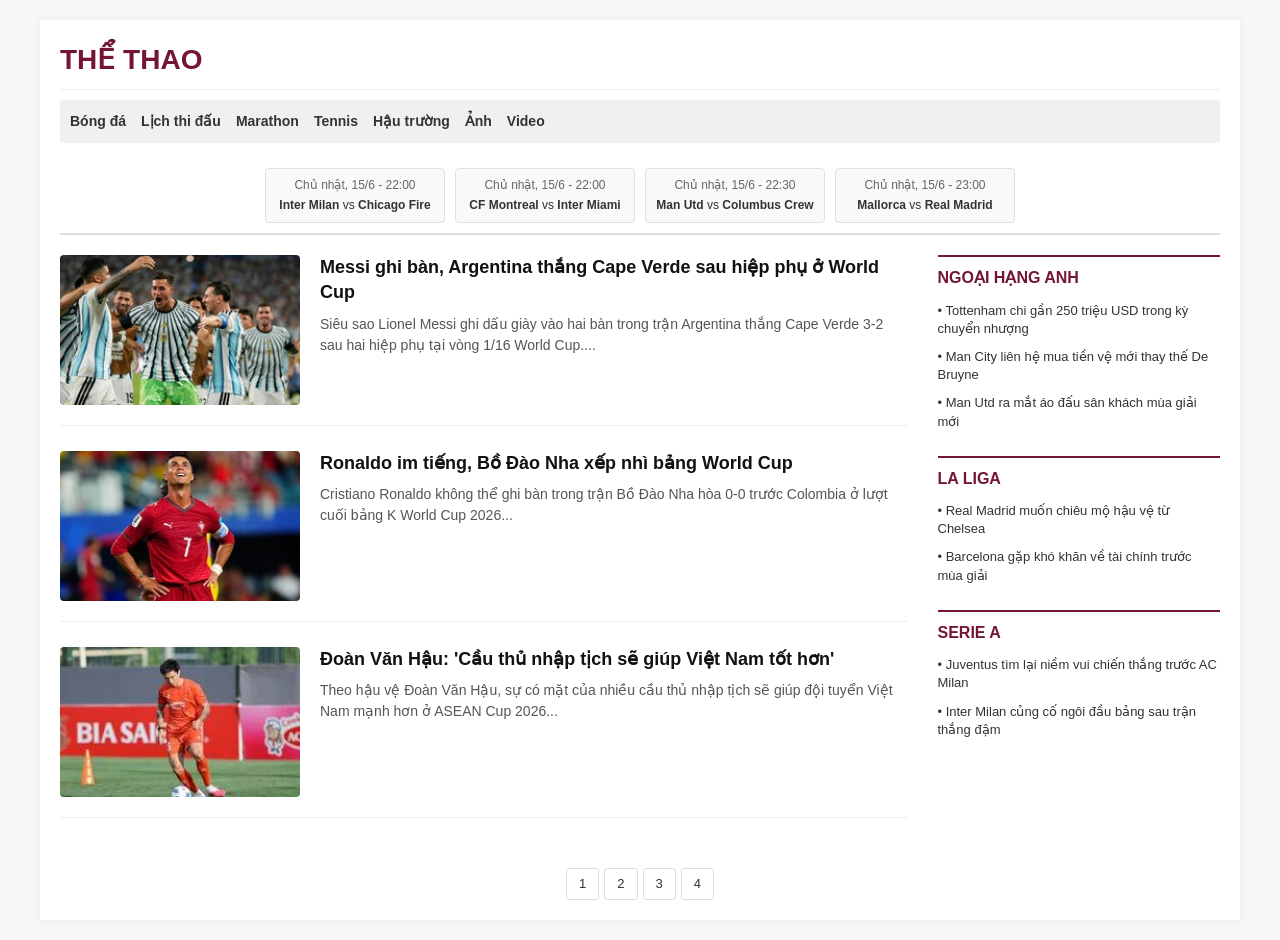
<file: TheThao/page2.html>
<!DOCTYPE html>
<html lang="vi">

<head>
    <meta charset="UTF-8">
    <meta name="viewport" content="width=device-width, initial-scale=1.0">
    <title>Trang Thể Thao</title>
    <link rel="stylesheet" href="./css/style.css">
</head>

<body>

    <div class="container">
        <header>
            <div class="logo-bar">Thể thao</div>
            <nav>
                <ul>
                    <li><a href="trangchu.html">Bóng đá</a></li>
                    <li><a href="#">Lịch thi đấu</a></li>
                    <li><a href="#">Marathon</a></li>
                    <li><a href="#">Tennis</a></li>
                    <li><a href="#">Hậu trường</a></li>
                    <li><a href="PagePhotos.html">Ảnh</a></li>
                    <li><a href="#">Video</a></li>
                </ul>
            </nav>
        </header>

        <!-- Ticker Trận đấu (Giữ nguyên cấu trúc) -->
        <div class="match-ticker">
            <div class="match-card">
                <div>Chủ nhật, 15/6 - 22:00</div>
                <strong>Inter Milan</strong> vs <strong>Chicago Fire</strong>
            </div>
            <div class="match-card">
                <div>Chủ nhật, 15/6 - 22:00</div>
                <strong>CF Montreal</strong> vs <strong>Inter Miami</strong>
            </div>
            <div class="match-card">
                <div>Chủ nhật, 15/6 - 22:30</div>
                <strong>Man Utd</strong> vs <strong>Columbus Crew</strong>
            </div>
            <div class="match-card">
                <div>Chủ nhật, 15/6 - 23:00</div>
                <strong>Mallorca</strong> vs <strong>Real Madrid</strong>
            </div>
        </div>

        <!-- Bố cục Nội dung Chính -->
        <div class="main-layout">

            <!-- CỘT TRÁI: DANH SÁCH BÀI VIẾT MỚI (ĐÃ THAY ĐỔI NỘI DUNG) -->
            <main class="news-list">
                <!-- Bài viết 4 -->
                <div class="news-item">
                    <img src="./img/post4.png" alt="Tiêu đề 4" class="news-image">
                    <div class="news-text">
                        <h2>Messi ghi bàn, Argentina thắng Cape Verde sau hiệp phụ ở World Cup</h2>
                        <p>Siêu sao Lionel Messi ghi dấu giày vào hai bàn trong trận Argentina thắng Cape Verde 3-2 sau hai hiệp phụ tại vòng 1/16 World Cup....</p>
                    </div>
                </div>

                <!-- Bài viết 5 -->
                <div class="news-item">
                    <img src="./img/post5.png" alt="Tiêu đề 5" class="news-image">
                    <div class="news-text">
                        <h2>Ronaldo im tiếng, Bồ Đào Nha xếp nhì bảng World Cup</h2>
                        <p>Cristiano Ronaldo không thể ghi bàn trong trận Bồ Đào Nha hòa 0-0 trước Colombia ở lượt cuối bảng K World Cup 2026...</p>
                    </div>
                </div>

                <!-- Bài viết 6 -->
                <div class="news-item">
                    <img src="./img/post6.png" alt="Tiêu đề 6" class="news-image">
                    <div class="news-text">
                        <h2>Đoàn Văn Hậu: 'Cầu thủ nhập tịch sẽ giúp Việt Nam tốt hơn'</h2>
                        <p>Theo hậu vệ Đoàn Văn Hậu, sự có mặt của nhiều cầu thủ nhập tịch sẽ giúp đội tuyển Việt Nam mạnh hơn ở ASEAN Cup 2026...</p>
                    </div>
                </div>
            </main>

            <!-- Cột Phải: Sidebar các giải đấu (Giữ nguyên cấu trúc) -->
            <aside class="sidebar">
                <div class="widget">
                    <div class="widget-title">Ngoại hạng Anh</div>
                    <ul class="widget-list">
                        <li><a href="#">• Tottenham chi gần 250 triệu USD trong kỳ chuyển nhượng</a></li>
                        <li><a href="#">• Man City liên hệ mua tiền vệ mới thay thế De Bruyne</a></li>
                        <li><a href="#">• Man Utd ra mắt áo đấu sân khách mùa giải mới</a></li>
                    </ul>
                </div>

                <div class="widget">
                    <div class="widget-title">La Liga</div>
                    <ul class="widget-list">
                        <li><a href="#">• Real Madrid muốn chiêu mộ hậu vệ từ Chelsea</a></li>
                        <li><a href="#">• Barcelona gặp khó khăn về tài chính trước mùa giải</a></li>
                    </ul>
                </div>

                <div class="widget">
                    <div class="widget-title">Serie A</div>
                    <ul class="widget-list">
                        <li><a href="#">• Juventus tìm lại niềm vui chiến thắng trước AC Milan</a></li>
                        <li><a href="#">• Inter Milan củng cố ngôi đầu bảng sau trận thắng đậm</a></li>
                    </ul>
                </div>
            </aside>

            <!-- PHÂN TRANG: ĐÃ CHUYỂN CLASS ACTIVE SANG SỐ 2 VÀ THÊM LINK LIÊN KẾT -->
            <div class="pagination">
                <a href="trangchu.html" class="page-item">1</a>
                <a href="page2.html" class="page-item">2</a>
                <a href="page3.html" class="page-item">3</a>  
                <a href="page4.html" class="page-item">4</a>
            </div>

        </div>
    </div>

</body>

</html>
</file>
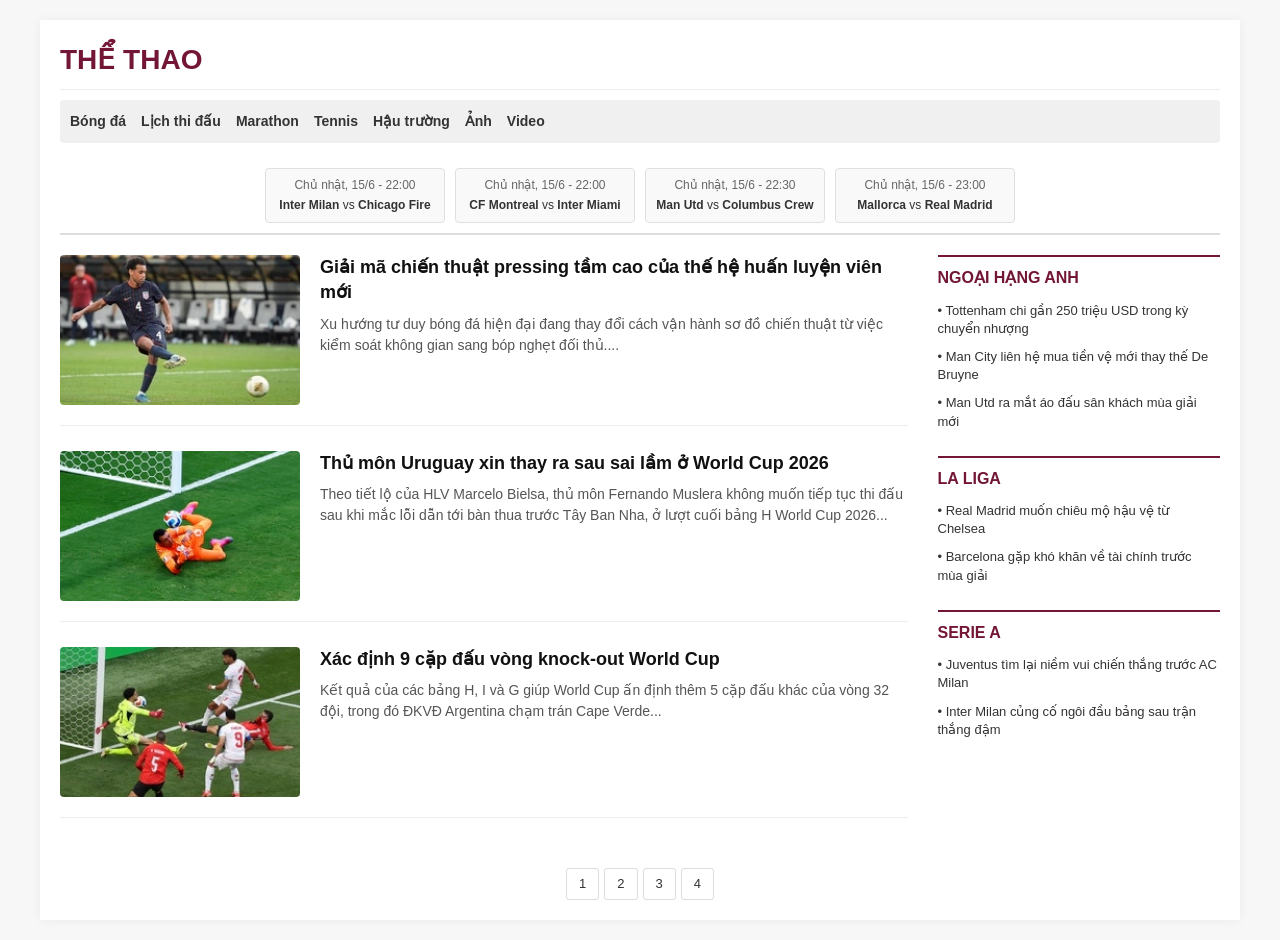
<file: TheThao/page3.html>
<!DOCTYPE html>
<html lang="vi">

<head>
    <meta charset="UTF-8">
    <meta name="viewport" content="width=device-width, initial-scale=1.0">
    <title>Trang Thể Thao</title>
    <link rel="stylesheet" href="./css/style.css">
</head>

<body>

    <div class="container">
        <header>
            <div class="logo-bar">Thể thao</div>
            <nav>
                <ul>
                    <li><a href="trangchu.html">Bóng đá</a></li>
                    <li><a href="#">Lịch thi đấu</a></li>
                    <li><a href="#">Marathon</a></li>
                    <li><a href="#">Tennis</a></li>
                    <li><a href="#">Hậu trường</a></li>
                    <li><a href="PagePhotos.html">Ảnh</a></li>
                    <li><a href="#">Video</a></li>
                </ul>
            </nav>
        </header>

        <!-- Ticker Trận đấu (Giữ nguyên cấu trúc) -->
        <div class="match-ticker">
            <div class="match-card">
                <div>Chủ nhật, 15/6 - 22:00</div>
                <strong>Inter Milan</strong> vs <strong>Chicago Fire</strong>
            </div>
            <div class="match-card">
                <div>Chủ nhật, 15/6 - 22:00</div>
                <strong>CF Montreal</strong> vs <strong>Inter Miami</strong>
            </div>
            <div class="match-card">
                <div>Chủ nhật, 15/6 - 22:30</div>
                <strong>Man Utd</strong> vs <strong>Columbus Crew</strong>
            </div>
            <div class="match-card">
                <div>Chủ nhật, 15/6 - 23:00</div>
                <strong>Mallorca</strong> vs <strong>Real Madrid</strong>
            </div>
        </div>

        <!-- Bố cục Nội dung Chính -->
        <div class="main-layout">

            <!-- CỘT TRÁI: DANH SÁCH BÀI VIẾT MỚI (ĐÃ THAY ĐỔI NỘI DUNG) -->
            <main class="news-list">
                <!-- Bài viết 7 -->
                <div class="news-item">
                    <img src="./img/post7.png" alt="Tiêu đề 7" class="news-image">
                    <div class="news-text">
                        <h2>Giải mã chiến thuật pressing tầm cao của thế hệ huấn luyện viên mới</h2>
                        <p>Xu hướng tư duy bóng đá hiện đại đang thay đổi cách vận hành sơ đồ chiến thuật từ việc kiểm soát không gian sang bóp nghẹt đối thủ....</p>
                    </div>
                </div>

                <!-- Bài viết 8 -->
                <div class="news-item">
                    <img src="./img/post8.png" alt="Tiêu đề 8" class="news-image">
                    <div class="news-text">
                        <h2>Thủ môn Uruguay xin thay ra sau sai lầm ở World Cup 2026</h2>
                        <p>Theo tiết lộ của HLV Marcelo Bielsa, thủ môn Fernando Muslera không muốn tiếp tục thi đấu sau khi mắc lỗi dẫn tới bàn thua trước Tây Ban Nha, ở lượt cuối bảng H World Cup 2026...</p>
                    </div>
                </div>

                <!-- Bài viết 9 -->
                <div class="news-item">
                    <img src="./img/post9.png" alt="Tiêu đề 9" class="news-image">
                    <div class="news-text">
                        <h2>Xác định 9 cặp đấu vòng knock-out World Cup</h2>
                        <p>Kết quả của các bảng H, I và G giúp World Cup ấn định thêm 5 cặp đấu khác của vòng 32 đội, trong đó ĐKVĐ Argentina chạm trán Cape Verde...</p>
                    </div>
                </div>
            </main>

            <!-- Cột Phải: Sidebar các giải đấu (Giữ nguyên cấu trúc) -->
            <aside class="sidebar">
                <div class="widget">
                    <div class="widget-title">Ngoại hạng Anh</div>
                    <ul class="widget-list">
                        <li><a href="#">• Tottenham chi gần 250 triệu USD trong kỳ chuyển nhượng</a></li>
                        <li><a href="#">• Man City liên hệ mua tiền vệ mới thay thế De Bruyne</a></li>
                        <li><a href="#">• Man Utd ra mắt áo đấu sân khách mùa giải mới</a></li>
                    </ul>
                </div>

                <div class="widget">
                    <div class="widget-title">La Liga</div>
                    <ul class="widget-list">
                        <li><a href="#">• Real Madrid muốn chiêu mộ hậu vệ từ Chelsea</a></li>
                        <li><a href="#">• Barcelona gặp khó khăn về tài chính trước mùa giải</a></li>
                    </ul>
                </div>

                <div class="widget">
                    <div class="widget-title">Serie A</div>
                    <ul class="widget-list">
                        <li><a href="#">• Juventus tìm lại niềm vui chiến thắng trước AC Milan</a></li>
                        <li><a href="#">• Inter Milan củng cố ngôi đầu bảng sau trận thắng đậm</a></li>
                    </ul>
                </div>
            </aside>

            <div class="pagination">
                <a href="trangchu.html" class="page-item">1</a>
                <a href="page2.html" class="page-item">2</a>
                <a href="page3.html" class="page-item">3</a>
                <a href="page4.html" class="page-item">4</a>
            </div>

        </div>
    </div>

</body>

</html>
</file>
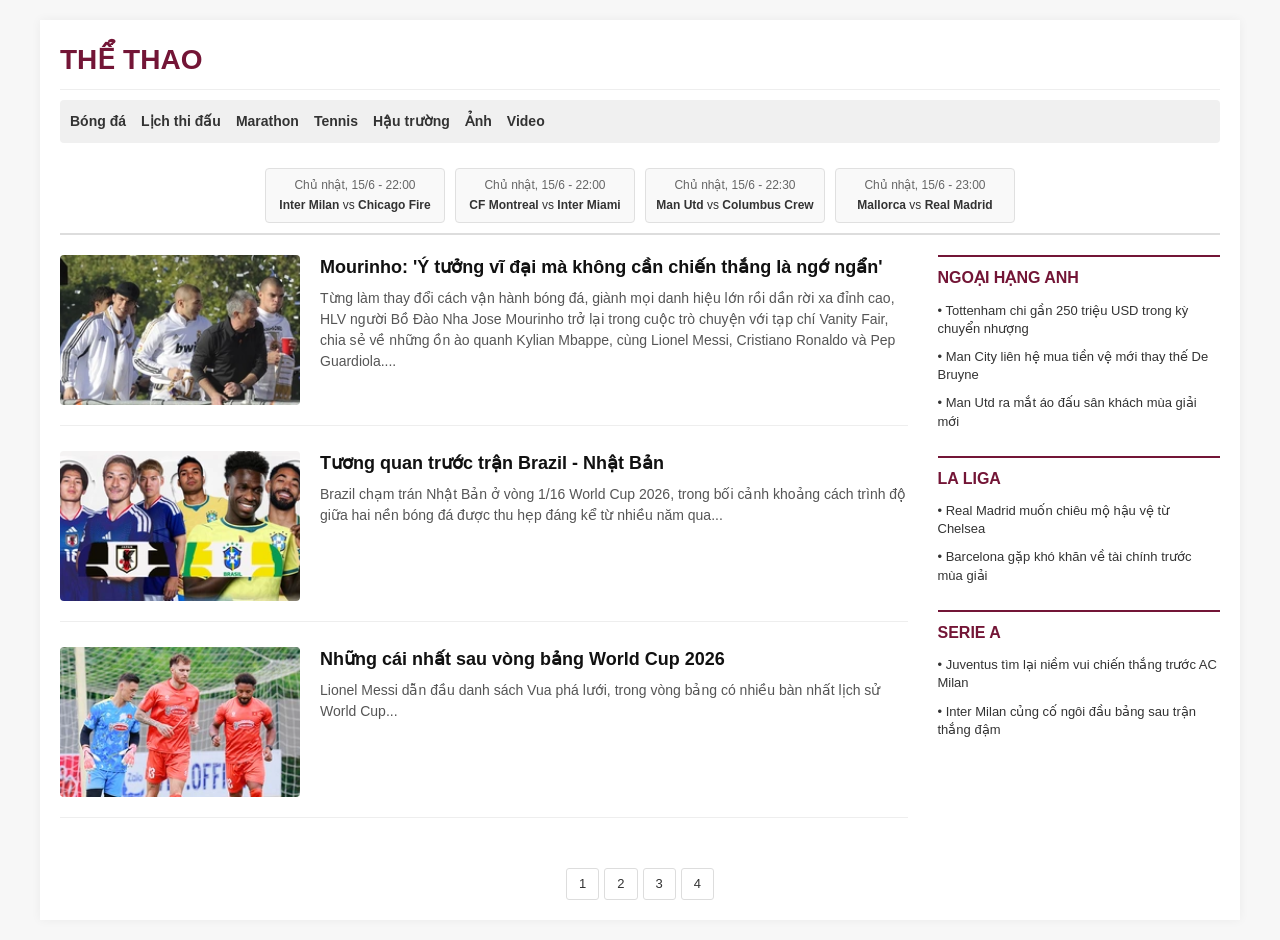
<file: TheThao/page4.html>
<!DOCTYPE html>
<html lang="vi">

<head>
    <meta charset="UTF-8">
    <meta name="viewport" content="width=device-width, initial-scale=1.0">
    <title>Trang Thể Thao</title>
    <link rel="stylesheet" href="./css/style.css">
</head>

<body>

    <div class="container">
        <header>
            <div class="logo-bar">Thể thao</div>
            <nav>
                <ul>
                    <li><a href="trangchu.html">Bóng đá</a></li>
                    <li><a href="#">Lịch thi đấu</a></li>
                    <li><a href="#">Marathon</a></li>
                    <li><a href="#">Tennis</a></li>
                    <li><a href="#">Hậu trường</a></li>
                    <li><a href="PagePhotos.html">Ảnh</a></li>
                    <li><a href="#">Video</a></li>
                </ul>
            </nav>
        </header>

        <!-- Ticker Trận đấu (Giữ nguyên cấu trúc) -->
        <div class="match-ticker">
            <div class="match-card">
                <div>Chủ nhật, 15/6 - 22:00</div>
                <strong>Inter Milan</strong> vs <strong>Chicago Fire</strong>
            </div>
            <div class="match-card">
                <div>Chủ nhật, 15/6 - 22:00</div>
                <strong>CF Montreal</strong> vs <strong>Inter Miami</strong>
            </div>
            <div class="match-card">
                <div>Chủ nhật, 15/6 - 22:30</div>
                <strong>Man Utd</strong> vs <strong>Columbus Crew</strong>
            </div>
            <div class="match-card">
                <div>Chủ nhật, 15/6 - 23:00</div>
                <strong>Mallorca</strong> vs <strong>Real Madrid</strong>
            </div>
        </div>

        <!-- Bố cục Nội dung Chính -->
        <div class="main-layout">

            <!-- CỘT TRÁI: DANH SÁCH BÀI VIẾT MỚI (ĐÃ THAY ĐỔI NỘI DUNG) -->
            <main class="news-list">
                <!-- Bài viết 10 -->
                <div class="news-item">
                    <img src="./img/post10.png" alt="Tiêu đề 10" class="news-image">
                    <div class="news-text">
                        <h2>Mourinho: 'Ý tưởng vĩ đại mà không cần chiến thắng là ngớ ngẩn'</h2>
                        <p>Từng làm thay đổi cách vận hành bóng đá, giành mọi danh hiệu lớn rồi dần rời xa đỉnh cao, HLV người Bồ Đào Nha Jose Mourinho trở lại trong cuộc trò chuyện với tạp chí Vanity Fair, chia sẻ về những ồn ào quanh Kylian Mbappe, cùng Lionel Messi, Cristiano Ronaldo và Pep Guardiola....</p>
                    </div>
                </div>

                <!-- Bài viết 11 -->
                <div class="news-item">
                    <img src="./img/post11.png" alt="Tiêu đề 11" class="news-image">
                    <div class="news-text">
                        <h2>Tương quan trước trận Brazil - Nhật Bản</h2>
                        <p>Brazil chạm trán Nhật Bản ở vòng 1/16 World Cup 2026, trong bối cảnh khoảng cách trình độ giữa hai nền bóng đá được thu hẹp đáng kể từ nhiều năm qua...</p>
                    </div>
                </div>

                <!-- Bài viết 12 -->
                <div class="news-item">
                    <img src="./img/post12.png" alt="Tiêu đề 12" class="news-image">
                    <div class="news-text">
                        <h2>Những cái nhất sau vòng bảng World Cup 2026</h2>
                        <p>Lionel Messi dẫn đầu danh sách Vua phá lưới, trong vòng bảng có nhiều bàn nhất lịch sử World Cup...</p>
                    </div>
                </div>
            </main>

            <!-- Cột Phải: Sidebar các giải đấu (Giữ nguyên cấu trúc) -->
            <aside class="sidebar">
                <div class="widget">
                    <div class="widget-title">Ngoại hạng Anh</div>
                    <ul class="widget-list">
                        <li><a href="#">• Tottenham chi gần 250 triệu USD trong kỳ chuyển nhượng</a></li>
                        <li><a href="#">• Man City liên hệ mua tiền vệ mới thay thế De Bruyne</a></li>
                        <li><a href="#">• Man Utd ra mắt áo đấu sân khách mùa giải mới</a></li>
                    </ul>
                </div>

                <div class="widget">
                    <div class="widget-title">La Liga</div>
                    <ul class="widget-list">
                        <li><a href="#">• Real Madrid muốn chiêu mộ hậu vệ từ Chelsea</a></li>
                        <li><a href="#">• Barcelona gặp khó khăn về tài chính trước mùa giải</a></li>
                    </ul>
                </div>

                <div class="widget">
                    <div class="widget-title">Serie A</div>
                    <ul class="widget-list">
                        <li><a href="#">• Juventus tìm lại niềm vui chiến thắng trước AC Milan</a></li>
                        <li><a href="#">• Inter Milan củng cố ngôi đầu bảng sau trận thắng đậm</a></li>
                    </ul>
                </div>
            </aside>

            <div class="pagination">
                <a href="trangchu.html" class="page-item">1</a>
                <a href="page2.html" class="page-item">2</a>
                <a href="page3.html" class="page-item">3</a>
                <a href="page4.html" class="page-item">4</a>
            </div>

        </div>
    </div>

</body>

</html>
</file>
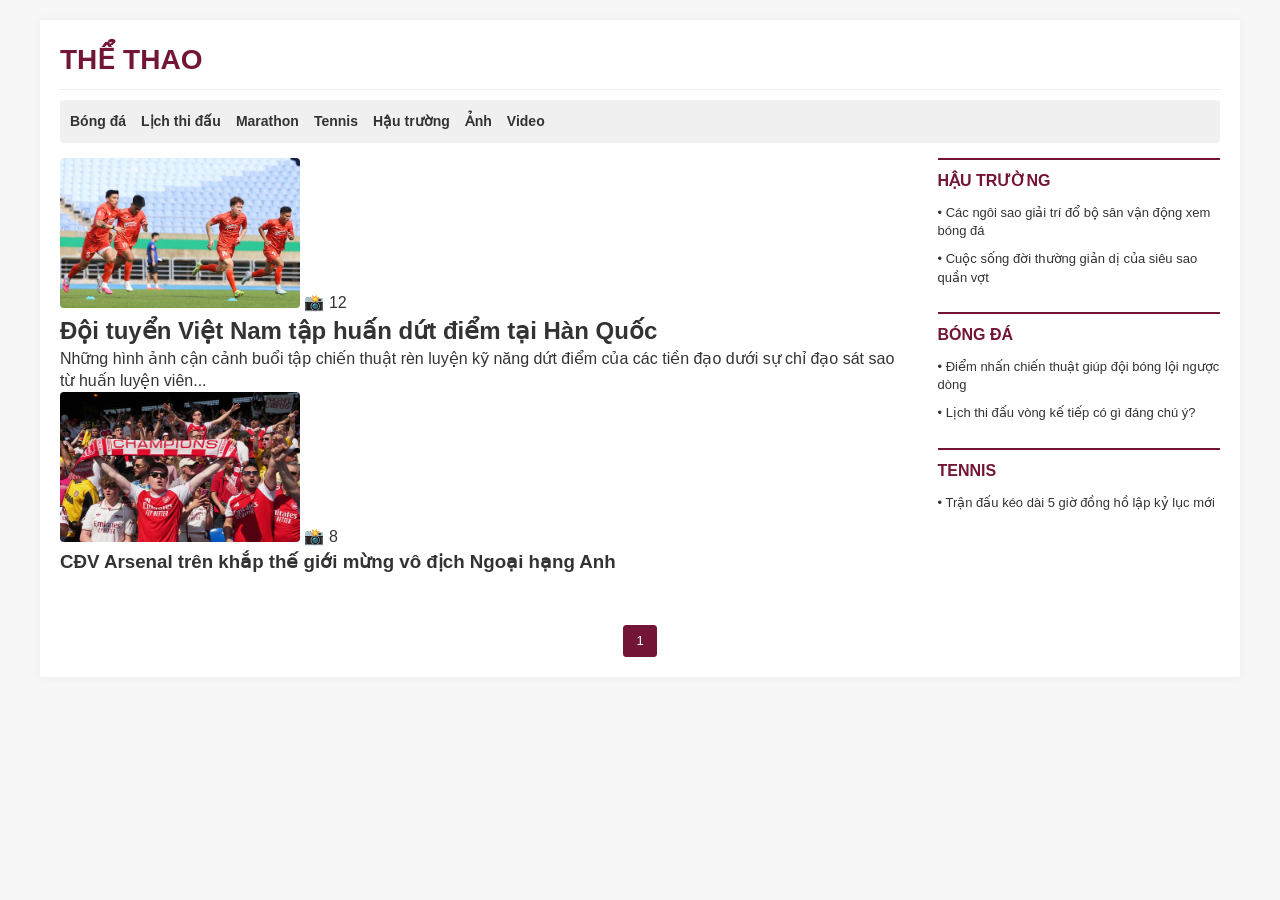
<file: TheThao/PagePhotos.html>
<!DOCTYPE html>
<html lang="vi">

<head>
    <meta charset="UTF-8">
    <meta name="viewport" content="width=device-width, initial-scale=1.0">
    <title>Thể Thao - Chuyên mục Ảnh</title>
    <link rel="stylesheet" href="./css/style.css">
</head>

<body>

    <div class="container">
        <!-- Header (Giữ nguyên menu, thêm class active cho mục Ảnh) -->
        <header>
            <div class="logo-bar">Thể thao</div>
            <nav>
                <ul>
                    <li><a href="trangchu.html">Bóng đá</a></li>
                    <li><a href="#">Lịch thi đấu</a></li>
                    <li><a href="#">Marathon</a></li>
                    <li><a href="#">Tennis</a></li>
                    <li><a href="#">Hậu trường</a></li>
                    <li><a href="PagePhotos.html">Ảnh</a></li>
                    <li><a href="#">Video</a></li>
                </ul>
            </nav>
        </header>

        <!-- Bố cục chính cho mục Ảnh -->
        <div class="main-layout photo-layout">

            <!-- CỘT TRÁI: LƯỚI HÌNH ẢNH (CHIA THÀNH GRID 2 CỘT) -->
            <main class="photo-grid">

                <!-- Bài viết lớn trên cùng (Nổi bật) -->
                <div class="photo-item featured-photo">
                    <div class="image-wrapper">
                        <img src="./img/anh1.png" alt="Tiêu đề 10" class="news-image">
                        <span class="photo-count">📸 12</span>
                    </div>
                    <div class="photo-meta">
                        <h2>Đội tuyển Việt Nam tập huấn dứt điểm tại Hàn Quốc</h2>
                        <p>Những hình ảnh cận cảnh buổi tập chiến thuật rèn luyện kỹ năng dứt điểm của các tiền đạo dưới
                            sự chỉ đạo sát sao từ huấn luyện viên...</p>
                    </div>
                </div>

                <!-- Các bài viết ảnh thông thường -->
                <div class="photo-item">
                    <div class="image-wrapper">
                        <img src="./img/anh2.png" alt="Tiêu đề 10" class="news-image">
                        <span class="photo-count">📸 8</span>
                    </div>
                    <div class="photo-meta">
                        <h3>CĐV Arsenal trên khắp thế giới mừng vô địch Ngoại hạng Anh</h3>
                    </div>
                </div>

            </main>

            <!-- CỘT PHẢI: SIDEBAR (Giữ nguyên cấu trúc dòng tin tức như ảnh mẫu) -->
            <aside class="sidebar">
                <div class="widget">
                    <div class="widget-title">Hậu trường</div>
                    <ul class="widget-list">
                        <li><a href="#">• Các ngôi sao giải trí đổ bộ sân vận động xem bóng đá</a></li>
                        <li><a href="#">• Cuộc sống đời thường giản dị của siêu sao quần vợt</a></li>
                    </ul>
                </div>

                <div class="widget">
                    <div class="widget-title">Bóng đá</div>
                    <ul class="widget-list">
                        <li><a href="#">• Điểm nhấn chiến thuật giúp đội bóng lội ngược dòng</a></li>
                        <li><a href="#">• Lịch thi đấu vòng kế tiếp có gì đáng chú ý?</a></li>
                    </ul>
                </div>

                <div class="widget">
                    <div class="widget-title">Tennis</div>
                    <ul class="widget-list">
                        <li><a href="#">• Trận đấu kéo dài 5 giờ đồng hồ lập kỷ lục mới</a></li>
                    </ul>
                </div>
            </aside>

            <!-- Phân trang -->
            <div class="pagination">
                <div class="page-item active">1</div>
            </div>

        </div>
    </div>

</body>

</html>
</file>
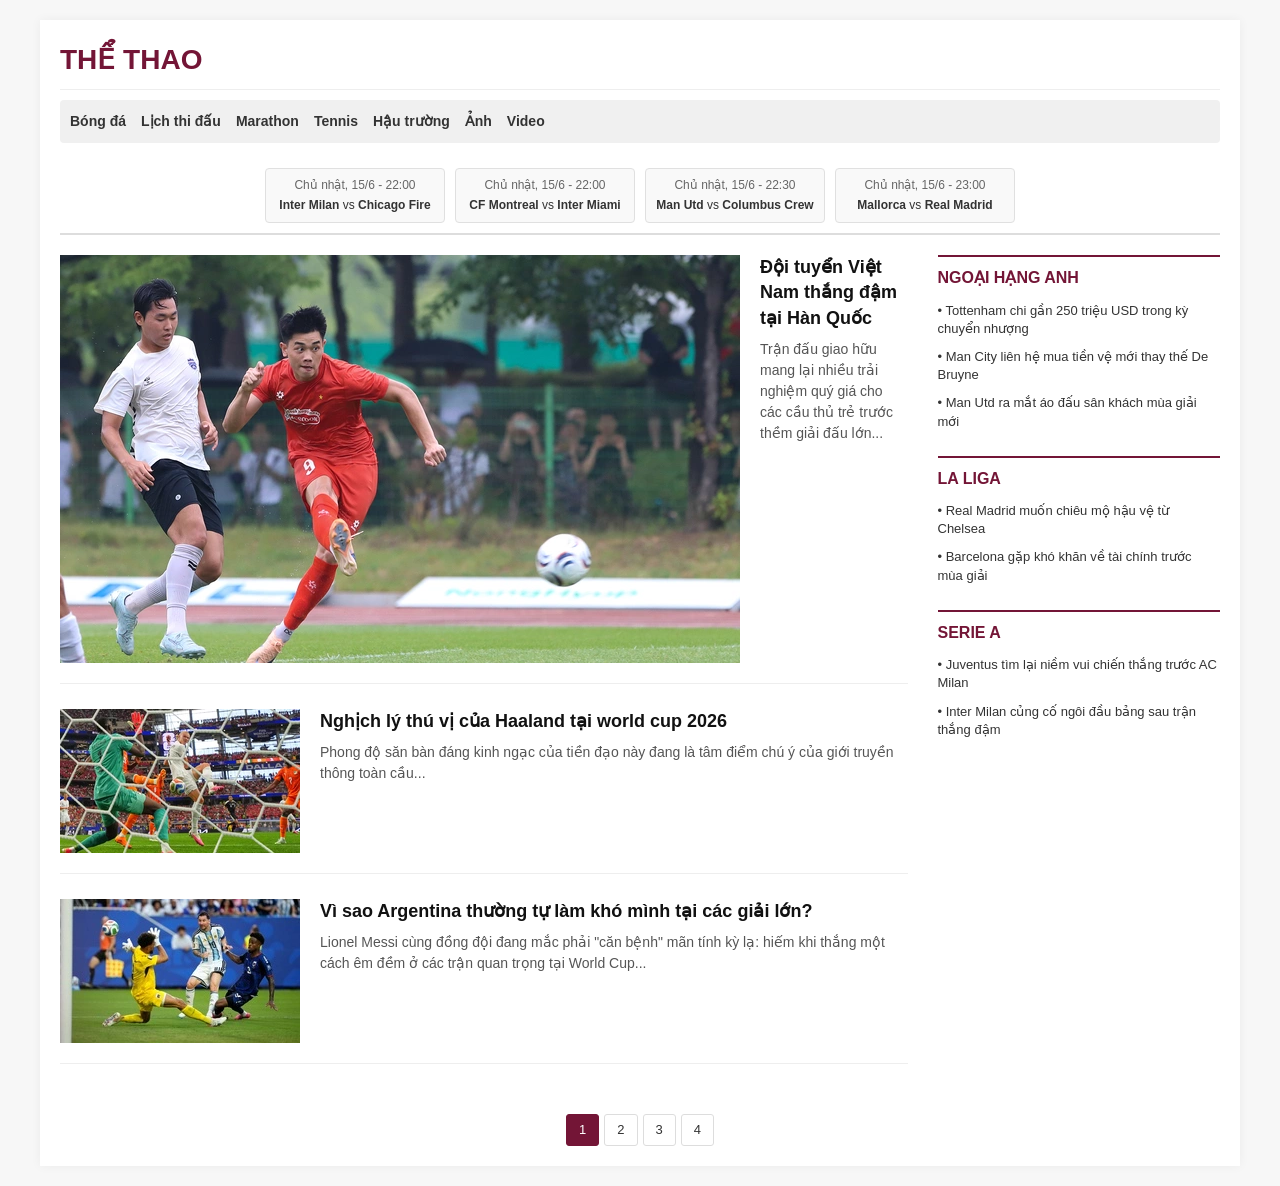
<file: TheThao/trangchu.html>
<!DOCTYPE html>
<html lang="vi">

<head>
    <meta charset="UTF-8">
    <meta name="viewport" content="width=device-width, initial-scale=1.0">
    <title>Trang Thể Thao</title>
    <link rel="stylesheet" href="./css/style.css">
</head>

<body>

    <div class="container">
        <!-- Header -->
        <header>
            <div class="logo-bar">Thể thao</div>
            <nav>
                <ul>
                    <li><a href="trangchu.html">Bóng đá</a></li>
                    <li><a href="#">Lịch thi đấu</a></li>
                    <li><a href="#">Marathon</a></li>
                    <li><a href="#">Tennis</a></li>
                    <li><a href="#">Hậu trường</a></li>
                    <li><a href="PagePhotos.html">Ảnh</a></li>
                    <li><a href="#">Video</a></li>
                </ul>
            </nav>
        </header>

        <!-- Ticker Trận đấu -->
        <div class="match-ticker">
            <div class="match-card">
                <div>Chủ nhật, 15/6 - 22:00</div>
                <strong>Inter Milan</strong> vs <strong>Chicago Fire</strong>
            </div>
            <div class="match-card">
                <div>Chủ nhật, 15/6 - 22:00</div>
                <strong>CF Montreal</strong> vs <strong>Inter Miami</strong>
            </div>
            <div class="match-card">
                <div>Chủ nhật, 15/6 - 22:30</div>
                <strong>Man Utd</strong> vs <strong>Columbus Crew</strong>
            </div>
            <div class="match-card">
                <div>Chủ nhật, 15/6 - 23:00</div>
                <strong>Mallorca</strong> vs <strong>Real Madrid</strong>
            </div>
        </div>

        <!-- Bố cục Nội dung Chính -->
        <div class="main-layout">

            <!-- Cột Trái: Danh sách bài viết -->
            <main class="news-list">
                <!-- Bài viết 1 -->
                <div class="news-item">
                    <img src="./img/post1.png" alt="Post 1" class="post-image">
                    <div class="news-text">
                        <h2>Đội tuyển Việt Nam thắng đậm tại Hàn Quốc</h2>
                        <p>Trận đấu giao hữu mang lại nhiều trải nghiệm quý giá cho các cầu thủ trẻ trước thềm giải đấu lớn...</p>
                    </div>
                </div>

                <!-- Bài viết 2 -->
                <div class="news-item">
                    <img src="./img/post2.png" alt="Post 2" class="post-image">
                    <div class="news-text">
                        <h2>Nghịch lý thú vị của Haaland tại world cup 2026</h2>
                        <p>Phong độ săn bàn đáng kinh ngạc của tiền đạo này đang là tâm điểm chú ý của giới truyền thông toàn cầu...</p>
                    </div>
                </div>

                <!-- Bài viết 3 -->
                <div class="news-item">
                    <img src="./img/post3.png" alt="Post 3" class="post-image">
                    <div class="news-text">
                        <h2>Vì sao Argentina thường tự làm khó mình tại các giải lớn?</h2>
                        <p>Lionel Messi cùng đồng đội đang mắc phải "căn bệnh" mãn tính kỳ lạ: hiếm khi thắng một cách êm đềm ở các trận quan trọng tại World Cup...</p>
                    </div>
                </div>
            </main>

            <!-- Cột Phải: Sidebar các giải đấu -->
            <aside class="sidebar">
                <!-- Khối Ngoại hạng Anh -->
                <div class="widget">
                    <div class="widget-title">Ngoại hạng Anh</div>
                    <ul class="widget-list">
                        <li><a href="#">• Tottenham chi gần 250 triệu USD trong kỳ chuyển nhượng</a></li>
                        <li><a href="#">• Man City liên hệ mua tiền vệ mới thay thế De Bruyne</a></li>
                        <li><a href="#">• Man Utd ra mắt áo đấu sân khách mùa giải mới</a></li>
                    </ul>
                </div>

                <!-- Khối La Liga -->
                <div class="widget">
                    <div class="widget-title">La Liga</div>
                    <ul class="widget-list">
                        <li><a href="#">• Real Madrid muốn chiêu mộ hậu vệ từ Chelsea</a></li>
                        <li><a href="#">• Barcelona gặp khó khăn về tài chính trước mùa giải</a></li>
                    </ul>
                </div>

                <!-- Khối Serie A -->
                <div class="widget">
                    <div class="widget-title">Serie A</div>
                    <ul class="widget-list">
                        <li><a href="#">• Juventus tìm lại niềm vui chiến thắng trước AC Milan</a></li>
                        <li><a href="#">• Inter Milan củng cố ngôi đầu bảng sau trận thắng đậm</a></li>
                    </ul>
                </div>
            </aside>

            <!-- Phân trang -->
            <div class="pagination">
                <div class="page-item active">1</div>
                <a href="page2.html" class="page-item">2</a>
                <a href="page3.html" class="page-item">3</a>
                <a href="page4.html" class="page-item">4</a>
            </div>

        </div>
    </div>

</body>

</html>
</file>
<file: TheThao/css/style.css>
/* ==========================================================================
   1. RESET & CẤU HÌNH CHUNG
   ========================================================================== */
* {
    box-sizing: border-box;
    margin: 0;
    padding: 0;
    font-family: Arial, sans-serif;
}

body {
    background-color: #f7f7f7;
    color: #333;
    padding: 20px;
    line-height: 1.4;
}

/* Khung bọc toàn bộ trang, giới hạn chiều rộng hiển thị */
.container {
    max-width: 1200px;
    margin: 0 auto;
    background-color: #fff;
    padding: 20px;
    box-shadow: 0 0 10px rgba(0, 0, 0, 0.05);
}

/* ==========================================================================
   2. HEADER & MENU ĐIỀU HƯỚNG
   ========================================================================== */
header {
    margin-bottom: 15px;
}

.logo-bar {
    font-size: 28px;
    font-weight: bold;
    color: #731536;
    /* Màu đỏ đô đặc trưng của báo thể thao */
    padding-bottom: 10px;
    border-bottom: 1px solid #eee;
    margin-bottom: 10px;
    text-transform: uppercase;
}

nav ul {
    list-style: none;
    display: flex;
    gap: 15px;
    flex-wrap: wrap;
    background-color: #f0f0f0;
    padding: 10px;
    border-radius: 4px;
}

nav ul li a {
    text-decoration: none;
    color: #333;
    font-weight: bold;
    font-size: 14px;
    transition: color 0.2s ease;
}

nav ul li a:hover {
    color: #731536;
}

/* ==========================================================================
   3. THANH TỶ SỐ TRẬN ĐẤU (MATCH TICKER)
   ========================================================================== */
.match-ticker {
    display: flex;
    gap: 10px;
    overflow-x: auto;
    /* Cho phép cuộn ngang nếu quá nhiều trận */
    padding: 10px 0;
    border-bottom: 2px solid #ddd;
    margin-bottom: 20px;
    justify-content: center; 
}

/* Ẩn thanh cuộn xấu xí trên trình duyệt hiện đại */
.match-ticker::-webkit-scrollbar {
    height: 4px;
}

.match-ticker::-webkit-scrollbar-thumb {
    background: #ccc;
    border-radius: 2px;
}

.match-card {
    min-width: 180px;
    flex-shrink: 0;
    background: #f9f9f9;
    border: 1px solid #e0e0e0;
    padding: 8px;
    font-size: 12px;
    text-align: center;
    border-radius: 4px;
}

.match-card div {
    color: #666;
    margin-bottom: 4px;
}

/* ==========================================================================
   4. BỐ CỤC CHÍNH (MAIN LAYOUT - GRID)
   ========================================================================== */
.main-layout {
    display: grid;
    grid-template-columns: 3fr 1fr;
    /* Cột trái chiếm 3 phần, cột phải chiếm 1 phần */
    gap: 30px;
}

/* CỘT TRÁI: DANH SÁCH TIN TỨC */
.news-list {
    display: flex;
    flex-direction: column;
    gap: 25px;
}

.news-item {
    display: flex;
    gap: 20px;
    padding-bottom: 20px;
    border-bottom: 1px solid #eee;
}

/* Khung xám đại diện cho ảnh */
.news-image {
    width: 240px;
    height: 150px;
    flex-shrink: 0;
    border-radius: 4px;
    
    object-fit: cover; 
    object-position: center; 
}

.news-text h2 {
    font-size: 18px;
    margin-bottom: 8px;
    color: #111;
    cursor: pointer;
}

.news-text h2:hover {
    color: #731536;
}

.news-text p {
    font-size: 14px;
    color: #555;
    line-height: 1.5;
}

/* CỘT PHẢI: SIDEBAR CHUYÊN MỤC GIẢI ĐẤU */
.sidebar {
    display: flex;
    flex-direction: column;
    gap: 25px;
}

.widget {
    border-top: 2px solid #731536;
    /* Đường vạch đỏ phía trên mỗi giải đấu */
    padding-top: 10px;
}

.widget-title {
    font-size: 16px;
    font-weight: bold;
    color: #731536;
    margin-bottom: 12px;
    text-transform: uppercase;
}

.widget-list {
    list-style: none;
    display: flex;
    flex-direction: column;
    gap: 10px;
}

.widget-list li a {
    text-decoration: none;
    color: #333;
    font-size: 13px;
    line-height: 1.4;
    display: block;
}

.widget-list li a:hover {
    color: #731536;
    text-decoration: underline;
}

/* ==========================================================================
   5. PHÂN TRANG (PAGINATION)
   ========================================================================== */
.pagination {
    display: flex;
    justify-content: center;
    gap: 5px;
    margin-top: 20px;
    grid-column: 1 / -1;
    /* Trải dài hết cả 2 cột của Grid bên trên */
}

.page-item {
    padding: 6px 12px;
    border: 1px solid #ddd;
    background: #fff;
    cursor: pointer;
    font-size: 13px;
    border-radius: 3px;
    transition: all 0.2s ease;
    text-decoration: none;
    color: inherit;
    display: inline-block; 
}

.page-item:hover:not(.active) {
    background-color: #f0f0f0;
}

.page-item.active {
    background-color: #731536;
    color: #fff;
    border-color: #731536;
}

/* ==========================================================================
   6. RESPONSIVE (GIAO DIỆN DI ĐỘNG)
   ========================================================================== */
@media (max-width: 768px) {

    /* Chuyển Grid 2 cột thành 1 cột đứng */
    .main-layout {
        grid-template-columns: 1fr;
    }

    /* Chuyển hàng tin tức từ chiều ngang thành chiều dọc */
    .news-item {
        flex-direction: column;
    }

    /* Ảnh tin tức sẽ chiếm hết chiều ngang trên mobile */
    .news-image {
        width: 100%;
        height: 200px;
    }

    /* ==========================================================================
   7. CSS RIÊNG CHO TRANG CHUYÊN MỤC ẢNH
   ========================================================================== */

    /* Đánh dấu mục Ảnh đang được chọn trên Menu */
    nav ul li a.nav-active {
        color: #731536;
        border-bottom: 2px solid #731536;
        padding-bottom: 2px;
    }

    /* Biến cột trái thành lưới Grid 2 cột */
    .photo-grid {
        display: grid;
        grid-template-columns: repeat(2, 1fr);
        gap: 20px;
    }

    /* Bài viết đầu tiên chiếm trọn cả 2 cột (Full width cột trái) */
    .featured-photo {
        grid-column: 1 / -1;
        border-bottom: 2px solid #eee;
        padding-bottom: 20px;
        margin-bottom: 10px;
    }

    .featured-photo .gallery-img {
        height: 380px; /* Ảnh nổi bật to hơn */
    }

    /* Định dạng từng khối ảnh */
    .photo-item {
        display: flex;
        flex-direction: column;
        gap: 10px;
    }

    /* Khung bọc ảnh để định vị icon số lượng ảnh */
    .image-wrapper {
        position: relative;
        width: 100%;
        overflow: hidden;
        border-radius: 4px;
        background-color: #ddd;
    }

    .gallery-img {
        width: 100%;
        height: 200px;
        object-fit: cover;
        display: block;
        transition: transform 0.3s ease;
    }

    .photo-item:hover .gallery-img {
        transform: scale(1.03); /* Hiệu ứng phóng to nhẹ khi di chuột vào */
    }

    /* Icon hiển thị số lượng ảnh ở góc */
    .photo-count {
        position: absolute;
        bottom: 10px;
        right: 10px;
        background-color: rgba(0, 0, 0, 0.7);
        color: #fff;
        padding: 3px 8px;
        font-size: 11px;
        border-radius: 3px;
        font-weight: bold;
    }

    .photo-meta h2 {
        font-size: 22px;
        margin-bottom: 8px;
        color: #111;
    }

    .photo-meta h3 {
        font-size: 15px;
        color: #222;
        line-height: 1.4;
        font-weight: bold;
        cursor: pointer;
    }

    .photo-meta h3:hover {
        color: #731536;
    }

    /* Tối ưu hiển thị lưới ảnh trên thiết bị di động */
    @media (max-width: 600px) {
        .photo-grid {
            grid-template-columns: 1fr; /* Mobile chuyển về 1 cột dọc */
        }
        .featured-photo .gallery-img {
            height: 220px;
        }
    }
}
</file>
